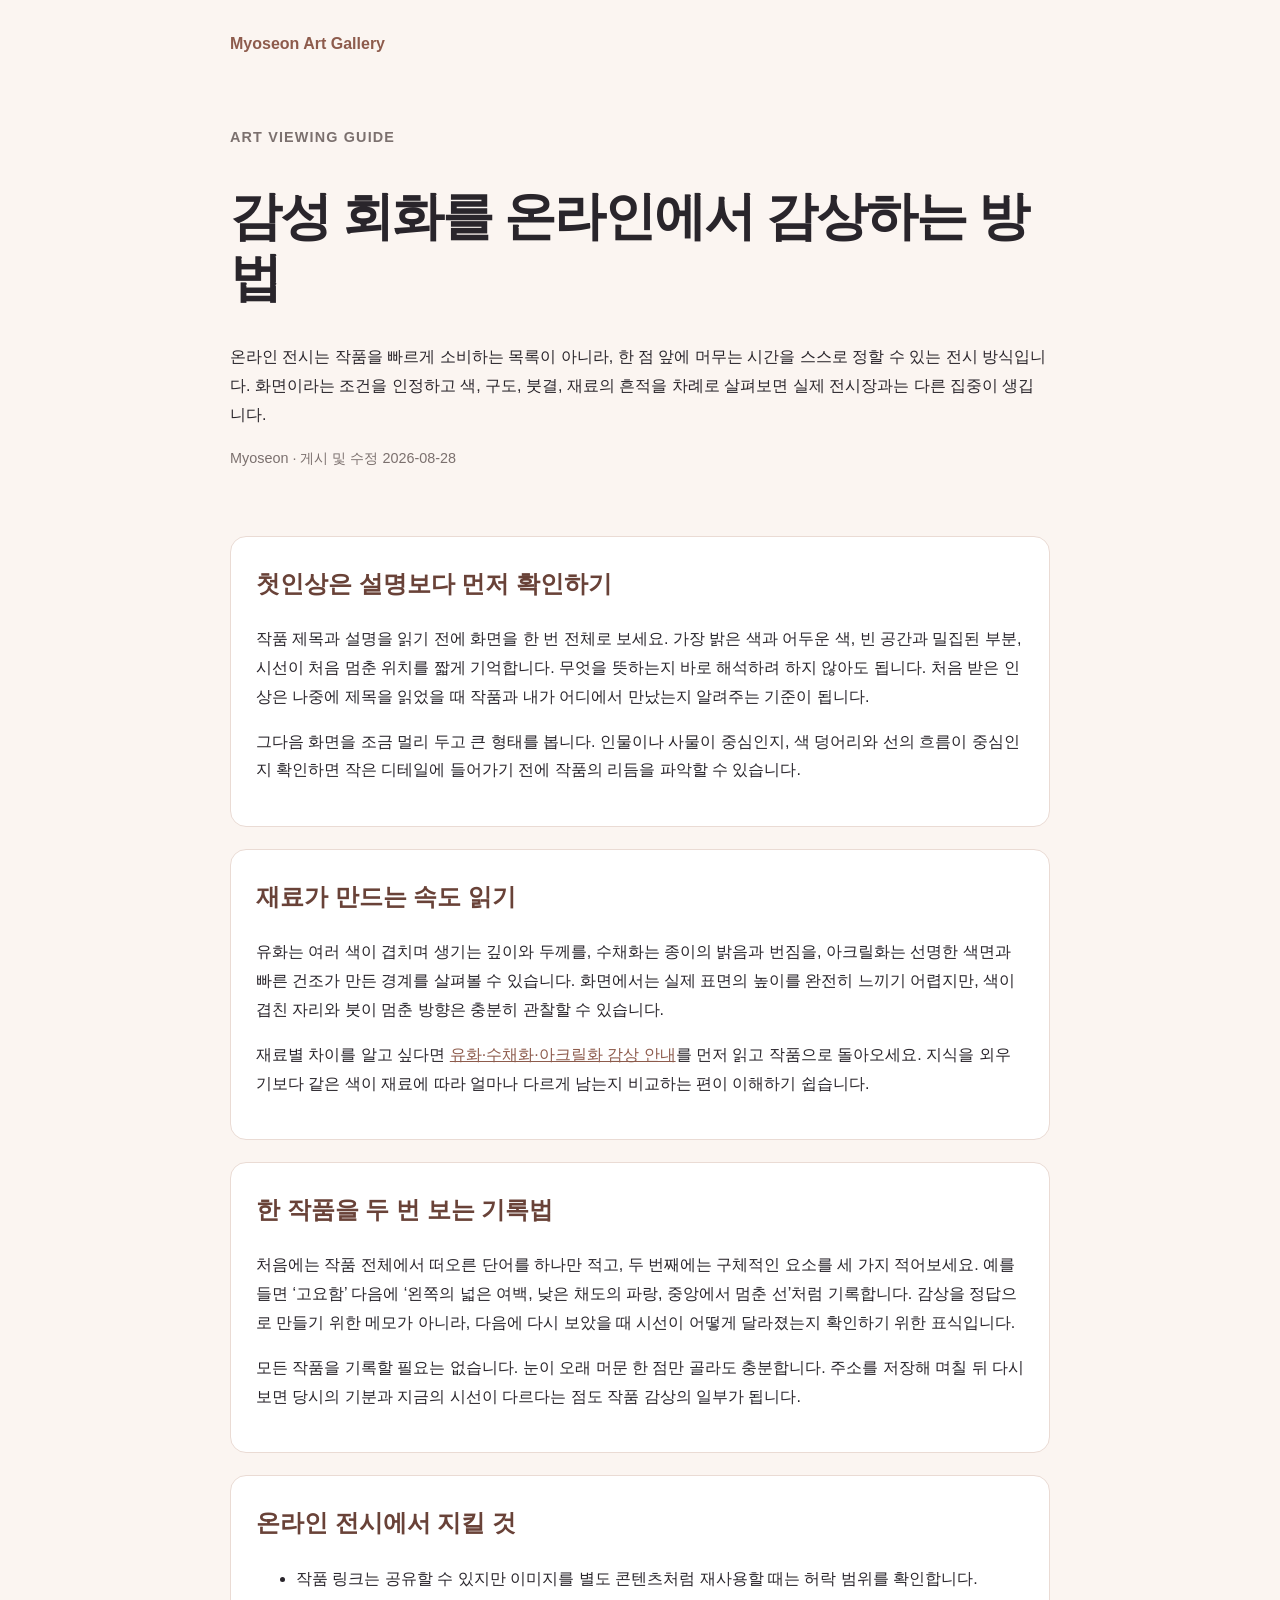
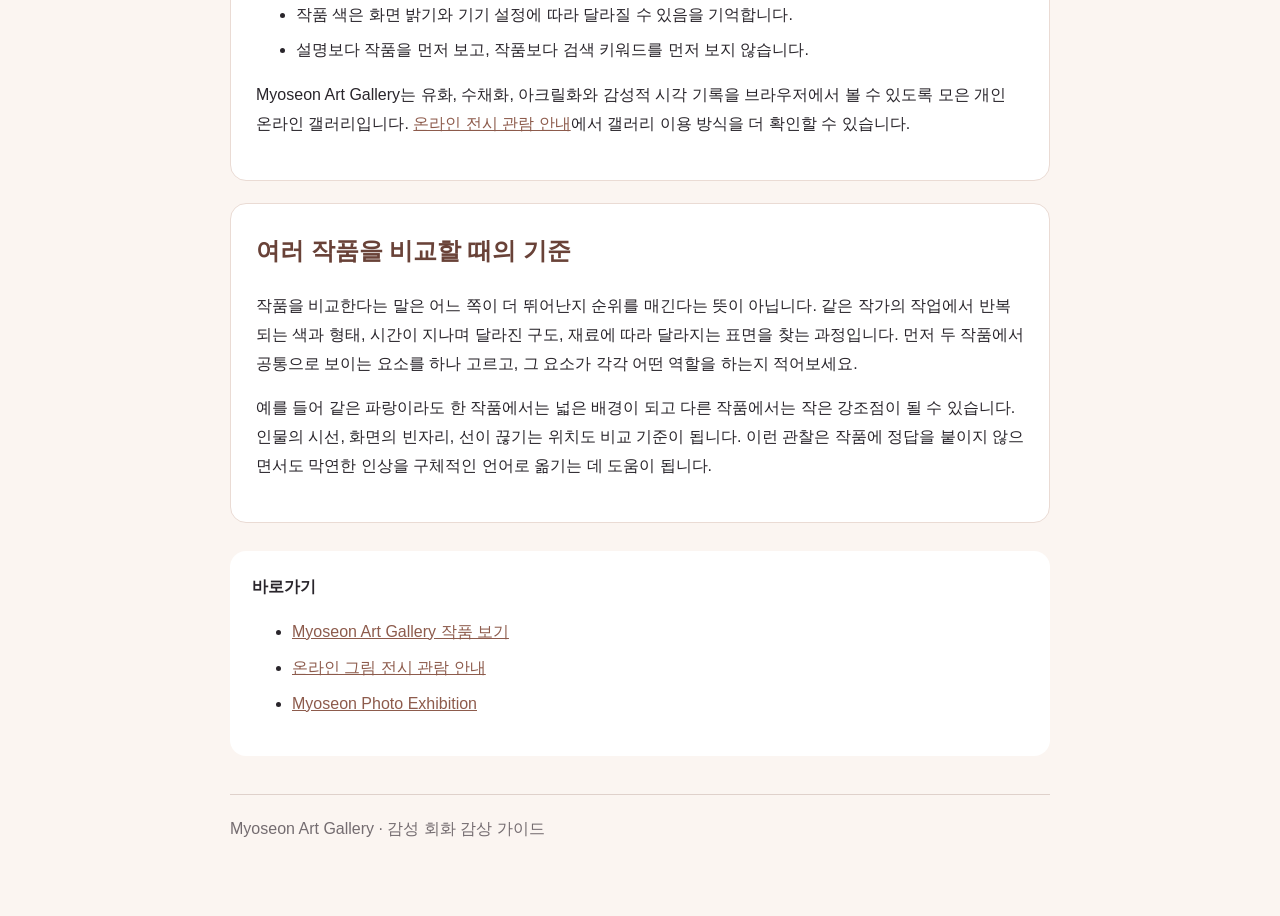
<file: seo/emotional-painting-viewing-guide.html>
<!doctype html>
<html lang="ko">
<head>
  <meta charset="utf-8">
  <meta name="viewport" content="width=device-width,initial-scale=1">
  <title>감성 회화를 온라인에서 감상하는 방법 | Myoseon Art Gallery</title>
  <meta name="description" content="색, 구도, 붓결, 재료의 차이를 따라가며 감성 회화를 온라인에서 천천히 감상하고 다시 기록하는 방법을 소개합니다.">
  <meta name="robots" content="index,follow,max-image-preview:large,max-snippet:-1,max-video-preview:-1">
  <link rel="canonical" href="https://art.myoseon.kr/seo/emotional-painting-viewing-guide.html">
  <meta property="og:type" content="article">
  <meta property="og:site_name" content="Myoseon Art Gallery">
  <meta property="og:title" content="감성 회화를 온라인에서 감상하는 방법">
  <meta property="og:description" content="색과 구도, 재료의 흔적을 따라가며 온라인 회화를 천천히 감상하는 실용 안내입니다.">
  <meta property="og:url" content="https://art.myoseon.kr/seo/emotional-painting-viewing-guide.html">
  <meta property="og:image" content="https://myoseon.kr/assets/images/Myoseon.png">
  <meta name="twitter:card" content="summary_large_image">
  <meta name="twitter:title" content="감성 회화를 온라인에서 감상하는 방법">
  <meta name="twitter:description" content="색과 구도, 재료의 흔적을 따라가며 온라인 회화를 천천히 감상하는 실용 안내입니다.">
  <meta name="twitter:image" content="https://myoseon.kr/assets/images/Myoseon.png">
  <script type="application/ld+json">
  {"@context":"https://schema.org","@graph":[{"@type":"WebSite","@id":"https://art.myoseon.kr/#website","url":"https://art.myoseon.kr/","name":"Myoseon Art Gallery","inLanguage":"ko"},{"@type":"Article","@id":"https://art.myoseon.kr/seo/emotional-painting-viewing-guide.html#article","headline":"감성 회화를 온라인에서 감상하는 방법","description":"색, 구도, 붓결, 재료의 차이를 따라가며 감성 회화를 온라인에서 천천히 감상하고 기록하는 방법.","datePublished":"2026-08-28","dateModified":"2026-08-28","inLanguage":"ko","author":{"@type":"Organization","name":"Myoseon"},"publisher":{"@type":"Organization","name":"Myoseon"},"mainEntityOfPage":{"@id":"https://art.myoseon.kr/seo/emotional-painting-viewing-guide.html#webpage"}},{"@type":"WebPage","@id":"https://art.myoseon.kr/seo/emotional-painting-viewing-guide.html#webpage","url":"https://art.myoseon.kr/seo/emotional-painting-viewing-guide.html","name":"감성 회화를 온라인에서 감상하는 방법","isPartOf":{"@id":"https://art.myoseon.kr/#website"},"breadcrumb":{"@id":"https://art.myoseon.kr/seo/emotional-painting-viewing-guide.html#breadcrumb"}},{"@type":"BreadcrumbList","@id":"https://art.myoseon.kr/seo/emotional-painting-viewing-guide.html#breadcrumb","itemListElement":[{"@type":"ListItem","position":1,"name":"Myoseon Art Gallery","item":"https://art.myoseon.kr/"},{"@type":"ListItem","position":2,"name":"감성 회화 감상 가이드","item":"https://art.myoseon.kr/seo/emotional-painting-viewing-guide.html"}]}]}
  </script>
  <style>:root{--accent:#8d5b4c;--soft:#fbf5f1}*{box-sizing:border-box}body{margin:0;background:var(--soft);color:#29252b;font-family:-apple-system,BlinkMacSystemFont,"Segoe UI","Noto Sans KR",sans-serif;line-height:1.8}.wrap{width:min(820px,calc(100% - 36px));margin:auto;padding:30px 0 72px}a{color:var(--accent)}.brand{font-weight:800;text-decoration:none}.hero{padding:52px 0 28px}.eyebrow,.meta{color:#7b706e;font-size:.9rem}.eyebrow{font-weight:800;letter-spacing:.08em}h1{font-size:clamp(2rem,6vw,3.25rem);line-height:1.18;letter-spacing:-.04em}h2{color:#694238;margin-top:0}article section{margin-top:22px;padding:25px;background:#fff;border:1px solid #eadbd4;border-radius:16px}nav{margin-top:28px;padding:22px;background:#fff;border-radius:16px}li{margin:.45rem 0}footer{margin-top:38px;border-top:1px solid #dfd1cb;padding-top:20px;color:#746c70}@media(max-width:560px){article section{padding:20px}}</style>
</head>
<body><div class="wrap">
  <a class="brand" href="/">Myoseon Art Gallery</a>
  <header class="hero"><p class="eyebrow">ART VIEWING GUIDE</p><h1>감성 회화를 온라인에서 감상하는 방법</h1><p>온라인 전시는 작품을 빠르게 소비하는 목록이 아니라, 한 점 앞에 머무는 시간을 스스로 정할 수 있는 전시 방식입니다. 화면이라는 조건을 인정하고 색, 구도, 붓결, 재료의 흔적을 차례로 살펴보면 실제 전시장과는 다른 집중이 생깁니다.</p><p class="meta">Myoseon · 게시 및 수정 2026-08-28</p></header>
  <article>
    <section><h2>첫인상은 설명보다 먼저 확인하기</h2><p>작품 제목과 설명을 읽기 전에 화면을 한 번 전체로 보세요. 가장 밝은 색과 어두운 색, 빈 공간과 밀집된 부분, 시선이 처음 멈춘 위치를 짧게 기억합니다. 무엇을 뜻하는지 바로 해석하려 하지 않아도 됩니다. 처음 받은 인상은 나중에 제목을 읽었을 때 작품과 내가 어디에서 만났는지 알려주는 기준이 됩니다.</p><p>그다음 화면을 조금 멀리 두고 큰 형태를 봅니다. 인물이나 사물이 중심인지, 색 덩어리와 선의 흐름이 중심인지 확인하면 작은 디테일에 들어가기 전에 작품의 리듬을 파악할 수 있습니다.</p></section>
    <section><h2>재료가 만드는 속도 읽기</h2><p>유화는 여러 색이 겹치며 생기는 깊이와 두께를, 수채화는 종이의 밝음과 번짐을, 아크릴화는 선명한 색면과 빠른 건조가 만든 경계를 살펴볼 수 있습니다. 화면에서는 실제 표면의 높이를 완전히 느끼기 어렵지만, 색이 겹친 자리와 붓이 멈춘 방향은 충분히 관찰할 수 있습니다.</p><p>재료별 차이를 알고 싶다면 <a href="/seo/painting-medium-guide.html">유화·수채화·아크릴화 감상 안내</a>를 먼저 읽고 작품으로 돌아오세요. 지식을 외우기보다 같은 색이 재료에 따라 얼마나 다르게 남는지 비교하는 편이 이해하기 쉽습니다.</p></section>
    <section><h2>한 작품을 두 번 보는 기록법</h2><p>처음에는 작품 전체에서 떠오른 단어를 하나만 적고, 두 번째에는 구체적인 요소를 세 가지 적어보세요. 예를 들면 ‘고요함’ 다음에 ‘왼쪽의 넓은 여백, 낮은 채도의 파랑, 중앙에서 멈춘 선’처럼 기록합니다. 감상을 정답으로 만들기 위한 메모가 아니라, 다음에 다시 보았을 때 시선이 어떻게 달라졌는지 확인하기 위한 표식입니다.</p><p>모든 작품을 기록할 필요는 없습니다. 눈이 오래 머문 한 점만 골라도 충분합니다. 주소를 저장해 며칠 뒤 다시 보면 당시의 기분과 지금의 시선이 다르다는 점도 작품 감상의 일부가 됩니다.</p></section>
    <section><h2>온라인 전시에서 지킬 것</h2><ul><li>작품 링크는 공유할 수 있지만 이미지를 별도 콘텐츠처럼 재사용할 때는 허락 범위를 확인합니다.</li><li>작품 색은 화면 밝기와 기기 설정에 따라 달라질 수 있음을 기억합니다.</li><li>설명보다 작품을 먼저 보고, 작품보다 검색 키워드를 먼저 보지 않습니다.</li></ul><p>Myoseon Art Gallery는 유화, 수채화, 아크릴화와 감성적 시각 기록을 브라우저에서 볼 수 있도록 모은 개인 온라인 갤러리입니다. <a href="/seo/online-art-exhibition.html">온라인 전시 관람 안내</a>에서 갤러리 이용 방식을 더 확인할 수 있습니다.</p></section>
    <section><h2>여러 작품을 비교할 때의 기준</h2><p>작품을 비교한다는 말은 어느 쪽이 더 뛰어난지 순위를 매긴다는 뜻이 아닙니다. 같은 작가의 작업에서 반복되는 색과 형태, 시간이 지나며 달라진 구도, 재료에 따라 달라지는 표면을 찾는 과정입니다. 먼저 두 작품에서 공통으로 보이는 요소를 하나 고르고, 그 요소가 각각 어떤 역할을 하는지 적어보세요.</p><p>예를 들어 같은 파랑이라도 한 작품에서는 넓은 배경이 되고 다른 작품에서는 작은 강조점이 될 수 있습니다. 인물의 시선, 화면의 빈자리, 선이 끊기는 위치도 비교 기준이 됩니다. 이런 관찰은 작품에 정답을 붙이지 않으면서도 막연한 인상을 구체적인 언어로 옮기는 데 도움이 됩니다.</p></section>
  </article>
  <nav aria-label="관련 페이지"><strong>바로가기</strong><ul><li><a href="/">Myoseon Art Gallery 작품 보기</a></li><li><a href="/seo/online-art-exhibition.html">온라인 그림 전시 관람 안내</a></li><li><a href="https://photo.myoseon.kr/">Myoseon Photo Exhibition</a></li></ul></nav>
  <footer>Myoseon Art Gallery · 감성 회화 감상 가이드</footer>
</div></body></html>
</file>
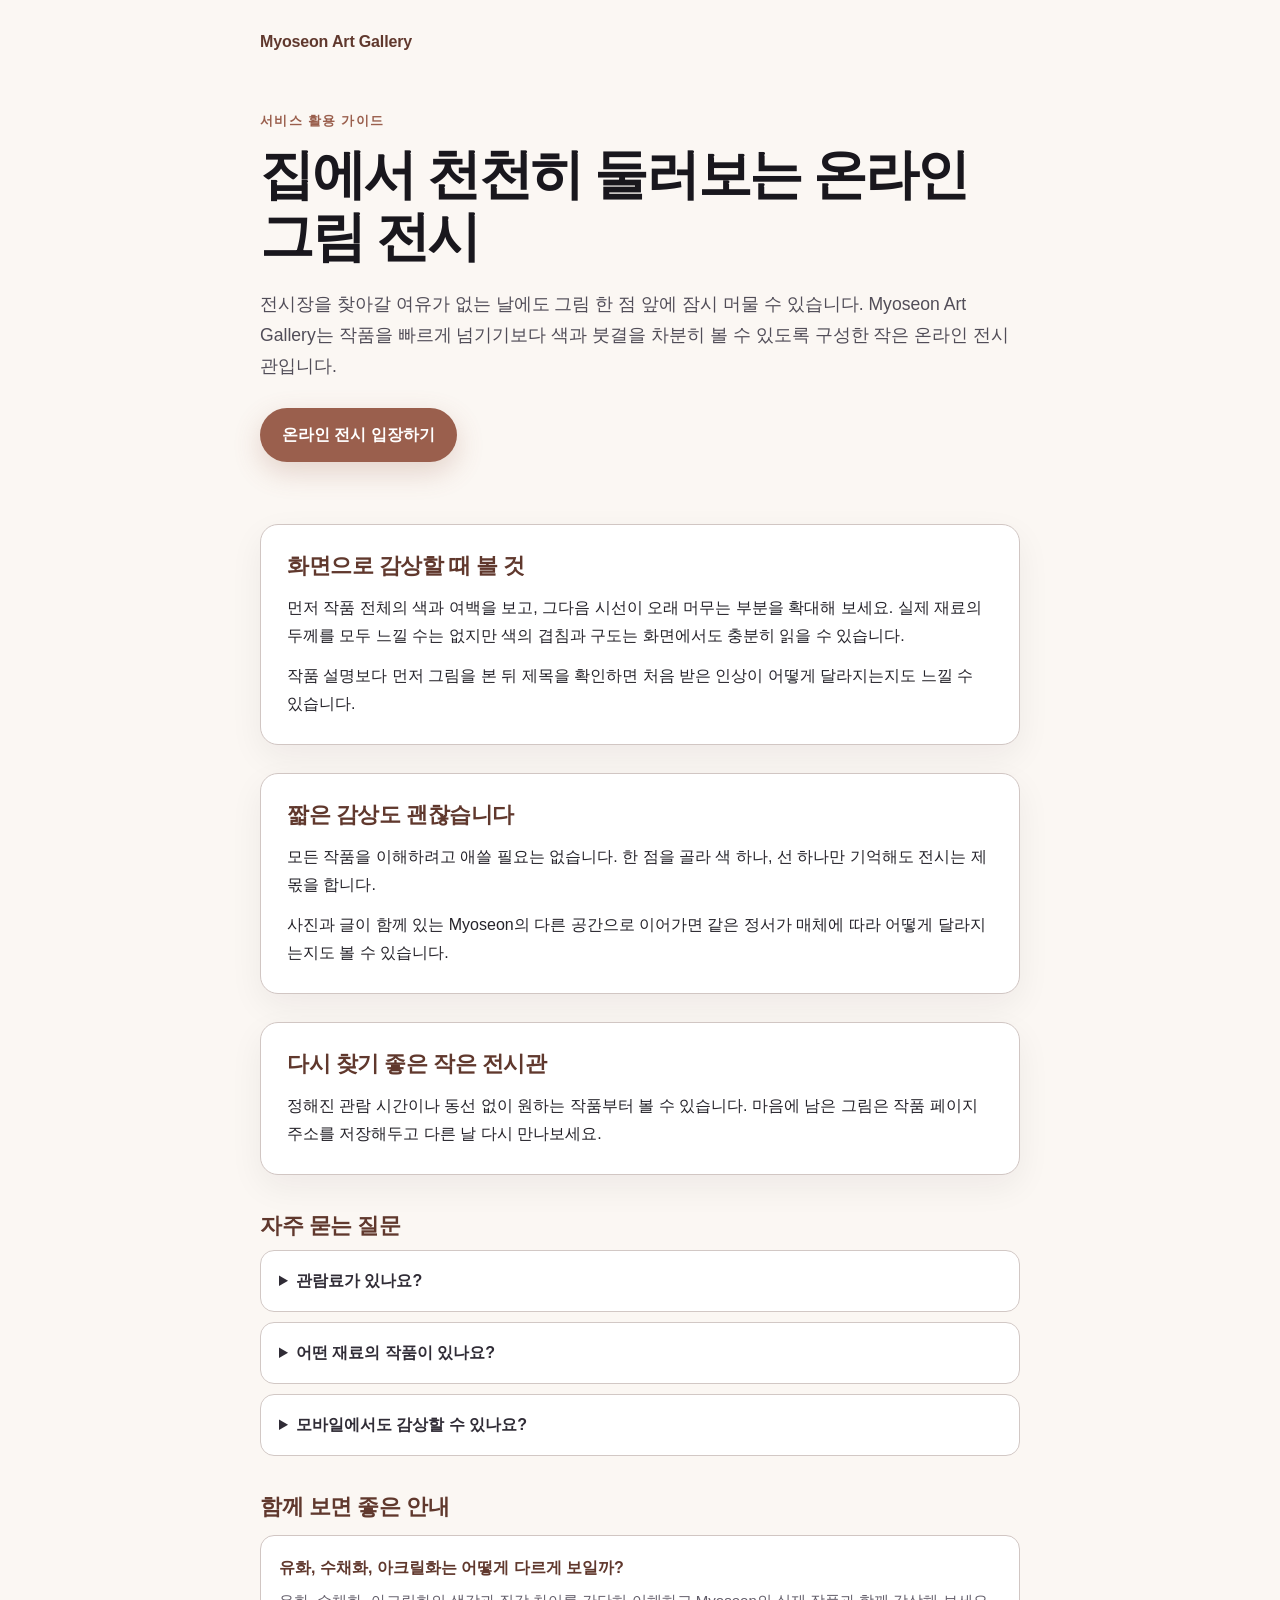
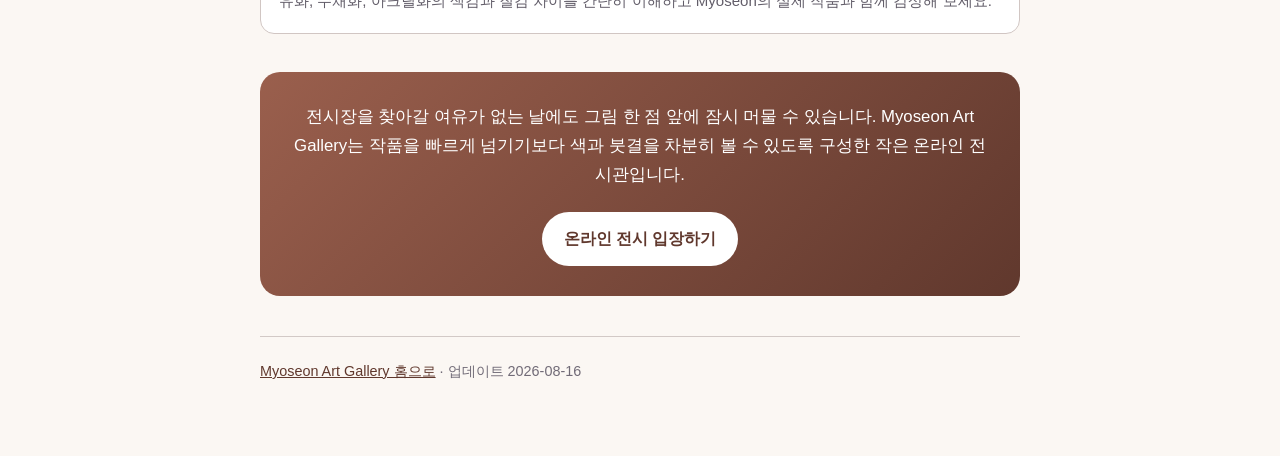
<file: seo/online-art-exhibition.html>
<!doctype html>
<html lang="ko">
<head>
<script async src="https://www.googletagmanager.com/gtag/js?id=G-K3G2TB8GMM"></script>
<script>
  window.dataLayer = window.dataLayer || [];
  function gtag(){dataLayer.push(arguments);}
  gtag('js', new Date());
  gtag('config', 'G-K3G2TB8GMM');
</script>
<script src="/assets/js/ga-engagement.js?v=20260618-engagement" defer></script>
  <meta charset="utf-8">
  <meta name="viewport" content="width=device-width,initial-scale=1">
  <title>온라인 그림 전시회 | Myoseon Art Gallery</title>
  <meta name="description" content="유화·수채화·아크릴화를 조용히 감상할 수 있는 온라인 그림 전시. 작품의 질감과 분위기를 천천히 살펴보세요.">
  <meta name="robots" content="index,follow,max-image-preview:large,max-snippet:-1,max-video-preview:-1">
  <link rel="canonical" href="https://art.myoseon.kr/seo/online-art-exhibition.html">
  <link rel="sitemap" type="application/xml" href="https://art.myoseon.kr/sitemap.xml">
  <meta property="og:type" content="article">
  <meta property="og:site_name" content="Myoseon Art Gallery">
  <meta property="og:title" content="온라인 그림 전시회 | Myoseon Art Gallery">
  <meta property="og:description" content="유화·수채화·아크릴화를 조용히 감상할 수 있는 온라인 그림 전시. 작품의 질감과 분위기를 천천히 살펴보세요.">
  <meta property="og:url" content="https://art.myoseon.kr/seo/online-art-exhibition.html">
  <meta name="twitter:card" content="summary">
  <meta name="twitter:title" content="온라인 그림 전시회 | Myoseon Art Gallery">
  <meta name="twitter:description" content="유화·수채화·아크릴화를 조용히 감상할 수 있는 온라인 그림 전시. 작품의 질감과 분위기를 천천히 살펴보세요.">
  <script type="application/ld+json">{"@context":"https://schema.org","@graph":[{"@type":"WebSite","@id":"https://art.myoseon.kr/#website","url":"https://art.myoseon.kr/","name":"Myoseon Art Gallery","inLanguage":"ko"},{"@type":"WebPage","@id":"https://art.myoseon.kr/seo/online-art-exhibition.html#webpage","url":"https://art.myoseon.kr/seo/online-art-exhibition.html","name":"온라인 그림 전시회 | Myoseon Art Gallery","description":"유화·수채화·아크릴화를 조용히 감상할 수 있는 온라인 그림 전시. 작품의 질감과 분위기를 천천히 살펴보세요.","inLanguage":"ko","dateModified":"2026-08-16","isPartOf":{"@id":"https://art.myoseon.kr/#website"}},{"@type":"BreadcrumbList","itemListElement":[{"@type":"ListItem","position":1,"name":"Myoseon Art Gallery","item":"https://art.myoseon.kr/"},{"@type":"ListItem","position":2,"name":"집에서 천천히 둘러보는 온라인 그림 전시","item":"https://art.myoseon.kr/seo/online-art-exhibition.html"}]},{"@type":"FAQPage","mainEntity":[{"@type":"Question","name":"관람료가 있나요?","acceptedAnswer":{"@type":"Answer","text":"온라인 갤러리는 별도 관람료 없이 브라우저에서 볼 수 있습니다."}},{"@type":"Question","name":"어떤 재료의 작품이 있나요?","acceptedAnswer":{"@type":"Answer","text":"유화, 수채화, 아크릴화 등 여러 재료로 만든 작품을 소개합니다."}},{"@type":"Question","name":"모바일에서도 감상할 수 있나요?","acceptedAnswer":{"@type":"Answer","text":"네. 화면 크기에 맞춰 표시되며, 세부 표현은 큰 화면에서 더 편하게 볼 수 있습니다."}}]}]}</script>
  <style>
    *{box-sizing:border-box}html{scroll-behavior:smooth}body{margin:0;background:#fbf7f3;color:#25232a;font-family:-apple-system,BlinkMacSystemFont,"Segoe UI","Noto Sans KR",Arial,sans-serif;line-height:1.75}.shell{width:min(760px,calc(100% - 36px));margin:0 auto;padding:28px 0 72px}.brand{display:inline-flex;align-items:center;color:#60382d;font-weight:800;text-decoration:none;letter-spacing:-.01em}.hero{padding:54px 0 34px}.eyebrow{margin:0 0 10px;color:#9a5f4d;font-size:.82rem;font-weight:800;letter-spacing:.1em;text-transform:uppercase}h1{margin:0;color:#19171d;font-size:clamp(2rem,6vw,3.35rem);line-height:1.16;letter-spacing:-.045em}.intro{margin:22px 0 0;font-size:1.1rem;color:#514d58}.cta{display:inline-flex;margin-top:26px;padding:13px 22px;border-radius:999px;background:#9a5f4d;color:#fff;font-weight:800;text-decoration:none;box-shadow:0 10px 28px color-mix(in srgb,#9a5f4d 24%,transparent)}main section{margin-top:28px;padding:26px;background:#fff;border:1px solid color-mix(in srgb,#9a5f4d 18%,#ddd);border-radius:18px;box-shadow:0 12px 34px rgba(30,25,35,.06)}h2{margin:0 0 14px;color:#60382d;font-size:1.35rem;line-height:1.35;letter-spacing:-.02em}p{margin:0 0 12px}p:last-child{margin-bottom:0}.faq-wrap{margin-top:36px}.faq-wrap h2{margin-bottom:8px}.faq-wrap details{background:#fff;border:1px solid color-mix(in srgb,#9a5f4d 17%,#ddd);border-radius:14px;margin-top:10px;padding:0 18px}.faq-wrap summary{cursor:pointer;padding:16px 0;font-weight:800;color:#302c36}.faq-wrap details p{padding:0 0 17px;color:#56515d}.related{margin-top:36px}.related-grid{display:grid;gap:12px}.related-card{display:grid;gap:6px;padding:18px;background:#fff;border:1px solid color-mix(in srgb,#9a5f4d 18%,#ddd);border-radius:14px;text-decoration:none;color:#27232b}.related-card strong{color:#60382d}.related-card span{font-size:.94rem;color:#625d69}.final-cta{margin-top:38px;padding:30px;text-align:center;background:linear-gradient(135deg,#9a5f4d,#60382d);border-radius:20px;color:#fff}.final-cta p{font-size:1.05rem}.final-cta .cta{margin-top:10px;background:#fff;color:#60382d;box-shadow:none}footer{margin-top:40px;padding-top:22px;border-top:1px solid color-mix(in srgb,#9a5f4d 16%,#ddd);font-size:.9rem;color:#716b77}footer a{color:#60382d}@media(max-width:560px){.shell{width:min(100% - 26px,760px)}.hero{padding:40px 0 24px}main section{padding:21px}.final-cta{padding:24px 18px}}
  </style>
</head>
<body>
  <div class="shell">
    <a class="brand" href="/">Myoseon Art Gallery</a>
    <header class="hero">
      <p class="eyebrow">서비스 활용 가이드</p>
      <h1>집에서 천천히 둘러보는 온라인 그림 전시</h1>
      <p class="intro">전시장을 찾아갈 여유가 없는 날에도 그림 한 점 앞에 잠시 머물 수 있습니다. Myoseon Art Gallery는 작품을 빠르게 넘기기보다 색과 붓결을 차분히 볼 수 있도록 구성한 작은 온라인 전시관입니다.</p>
      <a class="cta" href="/">온라인 전시 입장하기</a>
    </header>
    <main><section><h2>화면으로 감상할 때 볼 것</h2><p>먼저 작품 전체의 색과 여백을 보고, 그다음 시선이 오래 머무는 부분을 확대해 보세요. 실제 재료의 두께를 모두 느낄 수는 없지만 색의 겹침과 구도는 화면에서도 충분히 읽을 수 있습니다.</p><p>작품 설명보다 먼저 그림을 본 뒤 제목을 확인하면 처음 받은 인상이 어떻게 달라지는지도 느낄 수 있습니다.</p></section><section><h2>짧은 감상도 괜찮습니다</h2><p>모든 작품을 이해하려고 애쓸 필요는 없습니다. 한 점을 골라 색 하나, 선 하나만 기억해도 전시는 제 몫을 합니다.</p><p>사진과 글이 함께 있는 Myoseon의 다른 공간으로 이어가면 같은 정서가 매체에 따라 어떻게 달라지는지도 볼 수 있습니다.</p></section><section><h2>다시 찾기 좋은 작은 전시관</h2><p>정해진 관람 시간이나 동선 없이 원하는 작품부터 볼 수 있습니다. 마음에 남은 그림은 작품 페이지 주소를 저장해두고 다른 날 다시 만나보세요.</p></section></main>
    <section class="faq-wrap" aria-labelledby="faq-title"><h2 id="faq-title">자주 묻는 질문</h2><details><summary>관람료가 있나요?</summary><p>온라인 갤러리는 별도 관람료 없이 브라우저에서 볼 수 있습니다.</p></details><details><summary>어떤 재료의 작품이 있나요?</summary><p>유화, 수채화, 아크릴화 등 여러 재료로 만든 작품을 소개합니다.</p></details><details><summary>모바일에서도 감상할 수 있나요?</summary><p>네. 화면 크기에 맞춰 표시되며, 세부 표현은 큰 화면에서 더 편하게 볼 수 있습니다.</p></details></section>
    <section class="related" aria-labelledby="related-title"><h2 id="related-title">함께 보면 좋은 안내</h2><div class="related-grid"><a class="related-card" href="/seo/painting-medium-guide.html"><strong>유화, 수채화, 아크릴화는 어떻게 다르게 보일까?</strong><span>유화, 수채화, 아크릴화의 색감과 질감 차이를 간단히 이해하고 Myoseon의 실제 작품과 함께 감상해 보세요.</span></a></div></section>
    <section class="final-cta"><p>전시장을 찾아갈 여유가 없는 날에도 그림 한 점 앞에 잠시 머물 수 있습니다. Myoseon Art Gallery는 작품을 빠르게 넘기기보다 색과 붓결을 차분히 볼 수 있도록 구성한 작은 온라인 전시관입니다.</p><a class="cta" href="/">온라인 전시 입장하기</a></section>
    <footer><a href="/">Myoseon Art Gallery 홈으로</a> · 업데이트 2026-08-16</footer>
  </div>
</body>
</html>
</file>
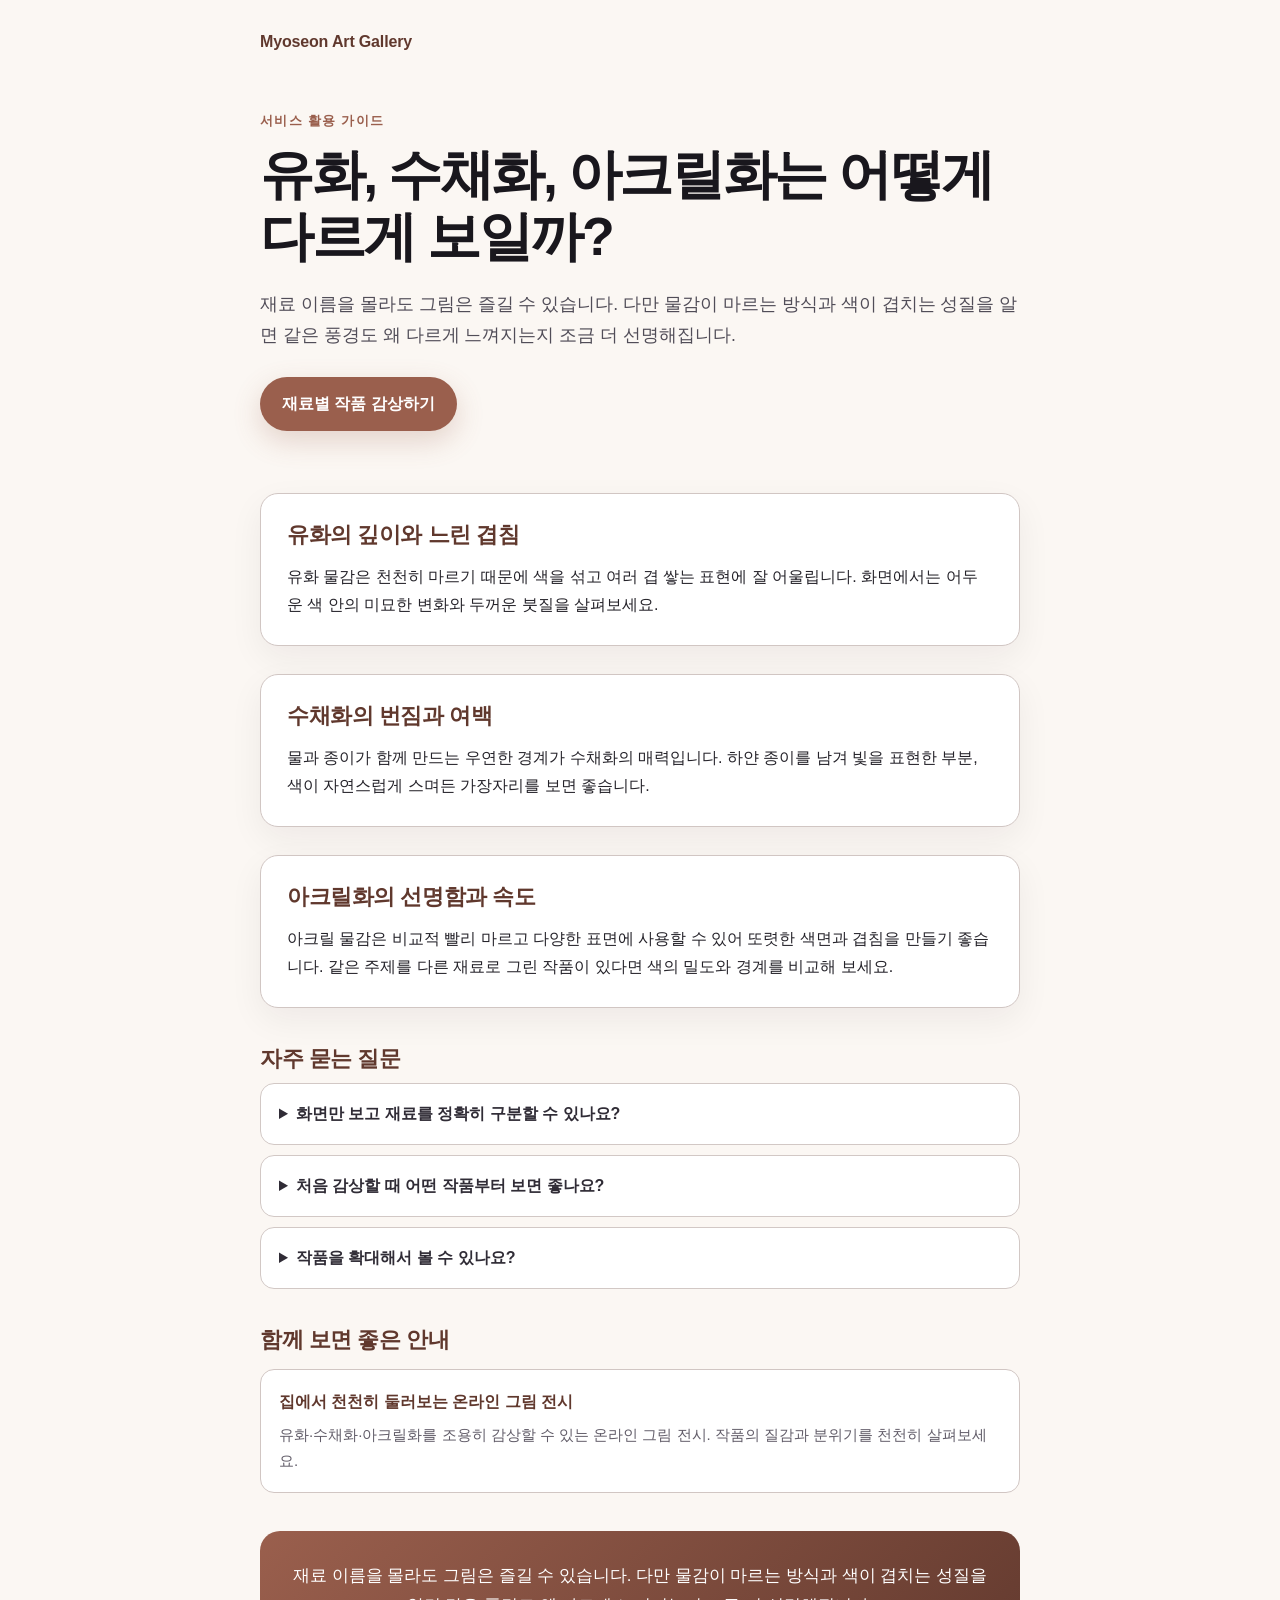
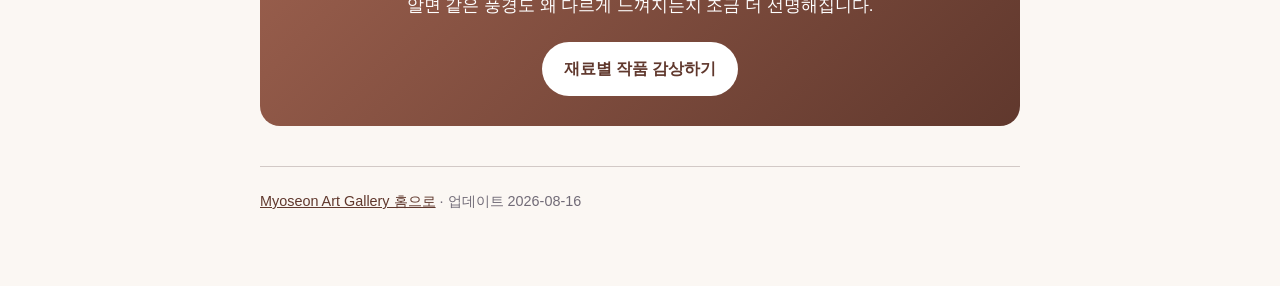
<file: seo/painting-medium-guide.html>
<!doctype html>
<html lang="ko">
<head>
<script async src="https://www.googletagmanager.com/gtag/js?id=G-K3G2TB8GMM"></script>
<script>
  window.dataLayer = window.dataLayer || [];
  function gtag(){dataLayer.push(arguments);}
  gtag('js', new Date());
  gtag('config', 'G-K3G2TB8GMM');
</script>
<script src="/assets/js/ga-engagement.js?v=20260618-engagement" defer></script>
  <meta charset="utf-8">
  <meta name="viewport" content="width=device-width,initial-scale=1">
  <title>유화·수채화·아크릴화 차이와 감상 포인트</title>
  <meta name="description" content="유화, 수채화, 아크릴화의 색감과 질감 차이를 간단히 이해하고 Myoseon의 실제 작품과 함께 감상해 보세요.">
  <meta name="robots" content="index,follow,max-image-preview:large,max-snippet:-1,max-video-preview:-1">
  <link rel="canonical" href="https://art.myoseon.kr/seo/painting-medium-guide.html">
  <link rel="sitemap" type="application/xml" href="https://art.myoseon.kr/sitemap.xml">
  <meta property="og:type" content="article">
  <meta property="og:site_name" content="Myoseon Art Gallery">
  <meta property="og:title" content="유화·수채화·아크릴화 차이와 감상 포인트">
  <meta property="og:description" content="유화, 수채화, 아크릴화의 색감과 질감 차이를 간단히 이해하고 Myoseon의 실제 작품과 함께 감상해 보세요.">
  <meta property="og:url" content="https://art.myoseon.kr/seo/painting-medium-guide.html">
  <meta name="twitter:card" content="summary">
  <meta name="twitter:title" content="유화·수채화·아크릴화 차이와 감상 포인트">
  <meta name="twitter:description" content="유화, 수채화, 아크릴화의 색감과 질감 차이를 간단히 이해하고 Myoseon의 실제 작품과 함께 감상해 보세요.">
  <script type="application/ld+json">{"@context":"https://schema.org","@graph":[{"@type":"WebSite","@id":"https://art.myoseon.kr/#website","url":"https://art.myoseon.kr/","name":"Myoseon Art Gallery","inLanguage":"ko"},{"@type":"WebPage","@id":"https://art.myoseon.kr/seo/painting-medium-guide.html#webpage","url":"https://art.myoseon.kr/seo/painting-medium-guide.html","name":"유화·수채화·아크릴화 차이와 감상 포인트","description":"유화, 수채화, 아크릴화의 색감과 질감 차이를 간단히 이해하고 Myoseon의 실제 작품과 함께 감상해 보세요.","inLanguage":"ko","dateModified":"2026-08-16","isPartOf":{"@id":"https://art.myoseon.kr/#website"}},{"@type":"BreadcrumbList","itemListElement":[{"@type":"ListItem","position":1,"name":"Myoseon Art Gallery","item":"https://art.myoseon.kr/"},{"@type":"ListItem","position":2,"name":"유화, 수채화, 아크릴화는 어떻게 다르게 보일까?","item":"https://art.myoseon.kr/seo/painting-medium-guide.html"}]},{"@type":"FAQPage","mainEntity":[{"@type":"Question","name":"화면만 보고 재료를 정확히 구분할 수 있나요?","acceptedAnswer":{"@type":"Answer","text":"사진의 조명과 해상도에 따라 달라질 수 있으므로 작품 정보와 함께 보는 것이 가장 정확합니다."}},{"@type":"Question","name":"처음 감상할 때 어떤 작품부터 보면 좋나요?","acceptedAnswer":{"@type":"Answer","text":"가장 먼저 눈에 들어오는 색이나 장면을 고르세요. 재료 지식보다 개인적인 첫인상이 좋은 출발점입니다."}},{"@type":"Question","name":"작품을 확대해서 볼 수 있나요?","acceptedAnswer":{"@type":"Answer","text":"갤러리에서 제공되는 이미지 크기 안에서 세부 표현을 확인할 수 있습니다."}}]}]}</script>
  <style>
    *{box-sizing:border-box}html{scroll-behavior:smooth}body{margin:0;background:#fbf7f3;color:#25232a;font-family:-apple-system,BlinkMacSystemFont,"Segoe UI","Noto Sans KR",Arial,sans-serif;line-height:1.75}.shell{width:min(760px,calc(100% - 36px));margin:0 auto;padding:28px 0 72px}.brand{display:inline-flex;align-items:center;color:#60382d;font-weight:800;text-decoration:none;letter-spacing:-.01em}.hero{padding:54px 0 34px}.eyebrow{margin:0 0 10px;color:#9a5f4d;font-size:.82rem;font-weight:800;letter-spacing:.1em;text-transform:uppercase}h1{margin:0;color:#19171d;font-size:clamp(2rem,6vw,3.35rem);line-height:1.16;letter-spacing:-.045em}.intro{margin:22px 0 0;font-size:1.1rem;color:#514d58}.cta{display:inline-flex;margin-top:26px;padding:13px 22px;border-radius:999px;background:#9a5f4d;color:#fff;font-weight:800;text-decoration:none;box-shadow:0 10px 28px color-mix(in srgb,#9a5f4d 24%,transparent)}main section{margin-top:28px;padding:26px;background:#fff;border:1px solid color-mix(in srgb,#9a5f4d 18%,#ddd);border-radius:18px;box-shadow:0 12px 34px rgba(30,25,35,.06)}h2{margin:0 0 14px;color:#60382d;font-size:1.35rem;line-height:1.35;letter-spacing:-.02em}p{margin:0 0 12px}p:last-child{margin-bottom:0}.faq-wrap{margin-top:36px}.faq-wrap h2{margin-bottom:8px}.faq-wrap details{background:#fff;border:1px solid color-mix(in srgb,#9a5f4d 17%,#ddd);border-radius:14px;margin-top:10px;padding:0 18px}.faq-wrap summary{cursor:pointer;padding:16px 0;font-weight:800;color:#302c36}.faq-wrap details p{padding:0 0 17px;color:#56515d}.related{margin-top:36px}.related-grid{display:grid;gap:12px}.related-card{display:grid;gap:6px;padding:18px;background:#fff;border:1px solid color-mix(in srgb,#9a5f4d 18%,#ddd);border-radius:14px;text-decoration:none;color:#27232b}.related-card strong{color:#60382d}.related-card span{font-size:.94rem;color:#625d69}.final-cta{margin-top:38px;padding:30px;text-align:center;background:linear-gradient(135deg,#9a5f4d,#60382d);border-radius:20px;color:#fff}.final-cta p{font-size:1.05rem}.final-cta .cta{margin-top:10px;background:#fff;color:#60382d;box-shadow:none}footer{margin-top:40px;padding-top:22px;border-top:1px solid color-mix(in srgb,#9a5f4d 16%,#ddd);font-size:.9rem;color:#716b77}footer a{color:#60382d}@media(max-width:560px){.shell{width:min(100% - 26px,760px)}.hero{padding:40px 0 24px}main section{padding:21px}.final-cta{padding:24px 18px}}
  </style>
</head>
<body>
  <div class="shell">
    <a class="brand" href="/">Myoseon Art Gallery</a>
    <header class="hero">
      <p class="eyebrow">서비스 활용 가이드</p>
      <h1>유화, 수채화, 아크릴화는 어떻게 다르게 보일까?</h1>
      <p class="intro">재료 이름을 몰라도 그림은 즐길 수 있습니다. 다만 물감이 마르는 방식과 색이 겹치는 성질을 알면 같은 풍경도 왜 다르게 느껴지는지 조금 더 선명해집니다.</p>
      <a class="cta" href="/">재료별 작품 감상하기</a>
    </header>
    <main><section><h2>유화의 깊이와 느린 겹침</h2><p>유화 물감은 천천히 마르기 때문에 색을 섞고 여러 겹 쌓는 표현에 잘 어울립니다. 화면에서는 어두운 색 안의 미묘한 변화와 두꺼운 붓질을 살펴보세요.</p></section><section><h2>수채화의 번짐과 여백</h2><p>물과 종이가 함께 만드는 우연한 경계가 수채화의 매력입니다. 하얀 종이를 남겨 빛을 표현한 부분, 색이 자연스럽게 스며든 가장자리를 보면 좋습니다.</p></section><section><h2>아크릴화의 선명함과 속도</h2><p>아크릴 물감은 비교적 빨리 마르고 다양한 표면에 사용할 수 있어 또렷한 색면과 겹침을 만들기 좋습니다. 같은 주제를 다른 재료로 그린 작품이 있다면 색의 밀도와 경계를 비교해 보세요.</p></section></main>
    <section class="faq-wrap" aria-labelledby="faq-title"><h2 id="faq-title">자주 묻는 질문</h2><details><summary>화면만 보고 재료를 정확히 구분할 수 있나요?</summary><p>사진의 조명과 해상도에 따라 달라질 수 있으므로 작품 정보와 함께 보는 것이 가장 정확합니다.</p></details><details><summary>처음 감상할 때 어떤 작품부터 보면 좋나요?</summary><p>가장 먼저 눈에 들어오는 색이나 장면을 고르세요. 재료 지식보다 개인적인 첫인상이 좋은 출발점입니다.</p></details><details><summary>작품을 확대해서 볼 수 있나요?</summary><p>갤러리에서 제공되는 이미지 크기 안에서 세부 표현을 확인할 수 있습니다.</p></details></section>
    <section class="related" aria-labelledby="related-title"><h2 id="related-title">함께 보면 좋은 안내</h2><div class="related-grid"><a class="related-card" href="/seo/online-art-exhibition.html"><strong>집에서 천천히 둘러보는 온라인 그림 전시</strong><span>유화·수채화·아크릴화를 조용히 감상할 수 있는 온라인 그림 전시. 작품의 질감과 분위기를 천천히 살펴보세요.</span></a></div></section>
    <section class="final-cta"><p>재료 이름을 몰라도 그림은 즐길 수 있습니다. 다만 물감이 마르는 방식과 색이 겹치는 성질을 알면 같은 풍경도 왜 다르게 느껴지는지 조금 더 선명해집니다.</p><a class="cta" href="/">재료별 작품 감상하기</a></section>
    <footer><a href="/">Myoseon Art Gallery 홈으로</a> · 업데이트 2026-08-16</footer>
  </div>
</body>
</html>
</file>
